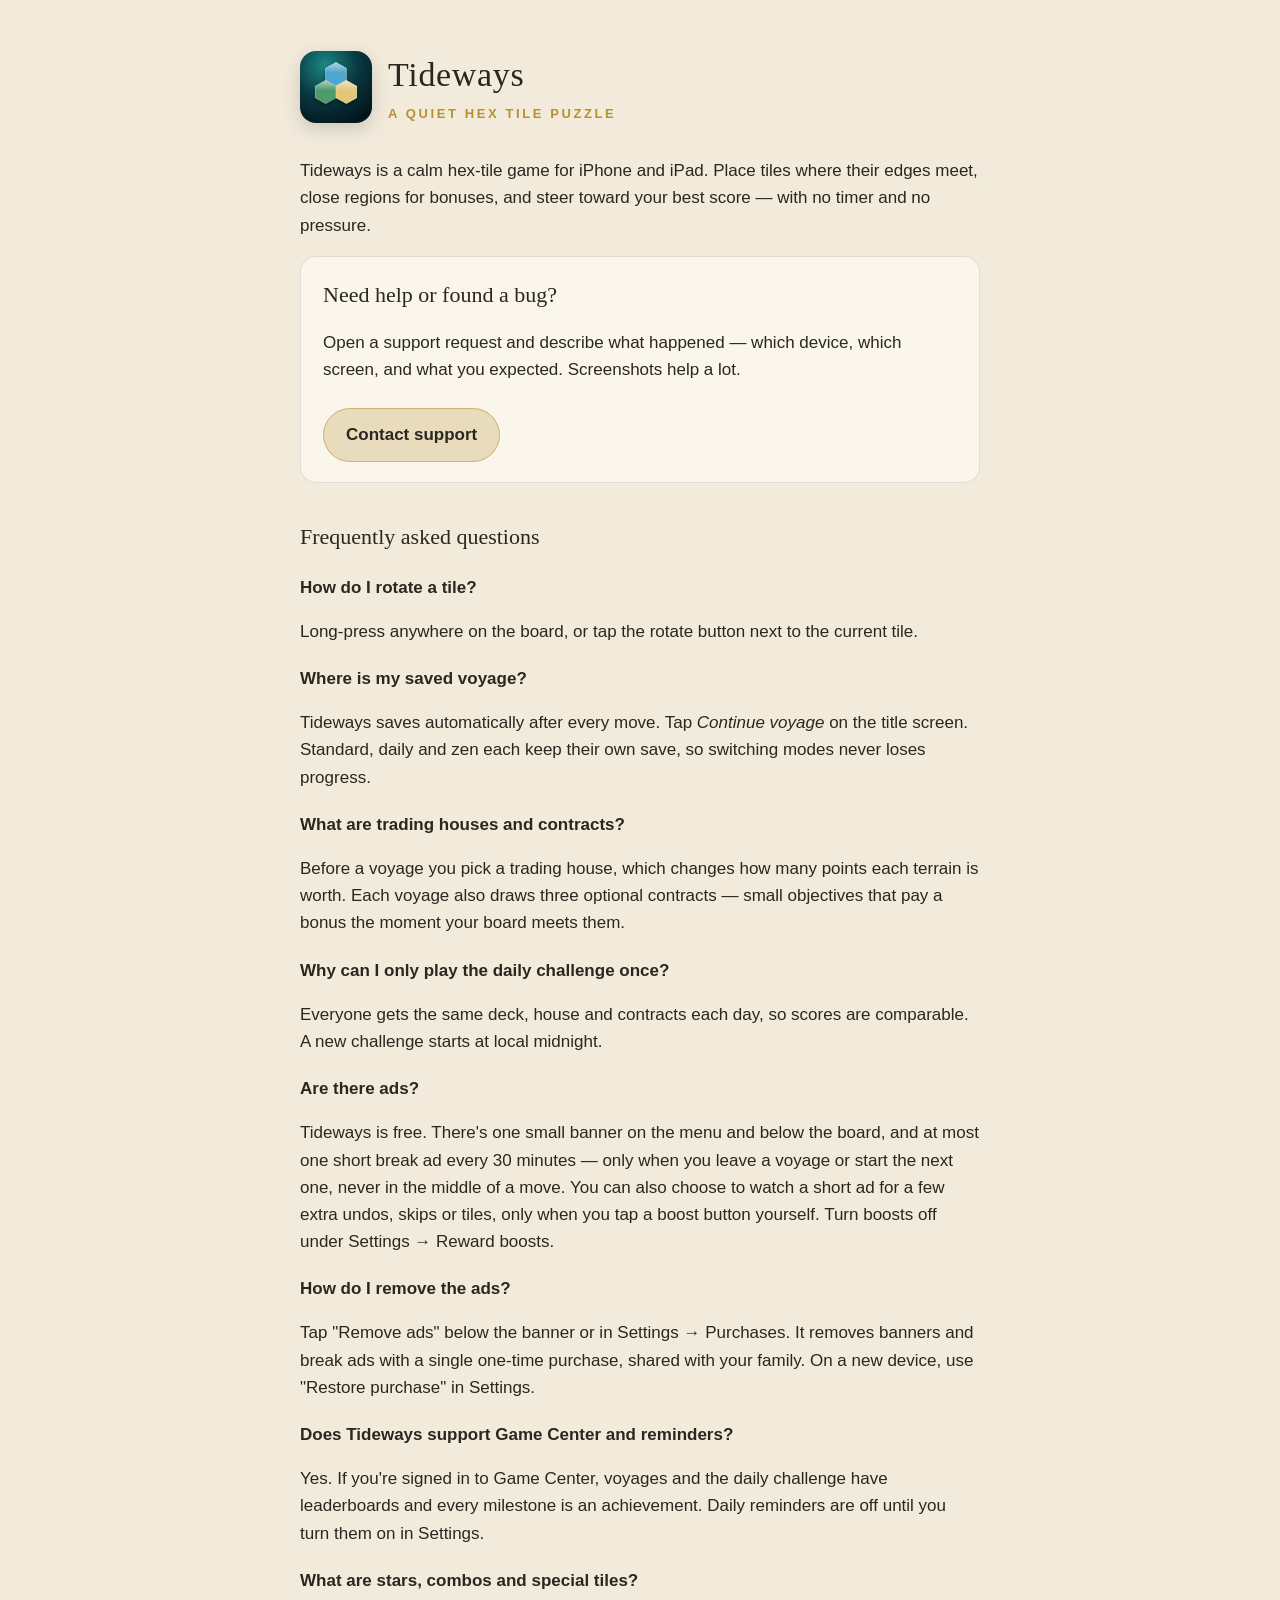
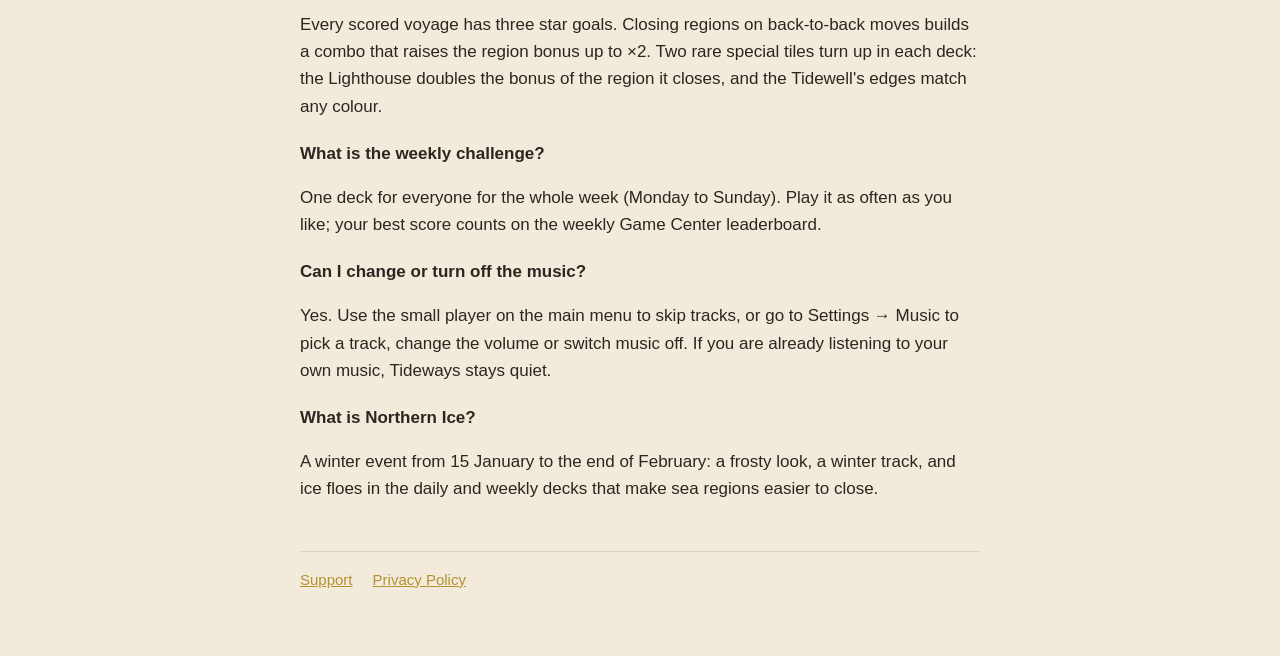
<file: index.html>
<!doctype html>
<html lang="en">
<head>
<meta charset="utf-8">
<meta name="viewport" content="width=device-width, initial-scale=1">
<title>Tideways – Support</title>
<link rel="icon" href="icon.png">
<link rel="stylesheet" href="style.css">
</head>
<body>
<main>
  <header>
    <img src="icon.png" alt="Tideways app icon">
    <div>
      <h1>Tideways</h1>
      <p class="tagline">A quiet hex tile puzzle</p>
    </div>
  </header>

  <p>Tideways is a calm hex-tile game for iPhone and iPad. Place tiles where
  their edges meet, close regions for bonuses, and steer toward your best
  score — with no timer and no pressure.</p>

  <div class="card">
    <h2 style="margin-top:0">Need help or found a bug?</h2>
    <p>Open a support request and describe what happened — which device,
    which screen, and what you expected. Screenshots help a lot.</p>
    <a class="button" href="https://github.com/Yves1gif/tideways-support/issues/new">Contact support</a>
  </div>

  <h2>Frequently asked questions</h2>

  <h3>How do I rotate a tile?</h3>
  <p>Long-press anywhere on the board, or tap the rotate button next to the
  current tile.</p>

  <h3>Where is my saved voyage?</h3>
  <p>Tideways saves automatically after every move. Tap <em>Continue
  voyage</em> on the title screen. Standard, daily and zen each keep their
  own save, so switching modes never loses progress.</p>

  <h3>What are trading houses and contracts?</h3>
  <p>Before a voyage you pick a trading house, which changes how many points
  each terrain is worth. Each voyage also draws three optional contracts —
  small objectives that pay a bonus the moment your board meets them.</p>

  <h3>Why can I only play the daily challenge once?</h3>
  <p>Everyone gets the same deck, house and contracts each day, so scores
  are comparable. A new challenge starts at local midnight.</p>

  <h3>Are there ads?</h3>
  <p>Tideways is free. There's one small banner on the menu and below the
  board, and at most one short break ad every 30 minutes — only when you
  leave a voyage or start the next one, never in the middle of a move. You can also choose to watch a short ad for a few
  extra undos, skips or tiles, only when you tap a boost button yourself.
  Turn boosts off under Settings → Reward boosts.</p>

  <h3>How do I remove the ads?</h3>
  <p>Tap "Remove ads" below the banner or in Settings → Purchases. It removes
  banners and break ads with a single one-time purchase, shared with your family. On a new device, use
  "Restore purchase" in Settings.</p>

  <h3>Does Tideways support Game Center and reminders?</h3>
  <p>Yes. If you're signed in to Game Center, voyages and the daily challenge
  have leaderboards and every milestone is an achievement. Daily reminders
  are off until you turn them on in Settings.</p>

  <h3>What are stars, combos and special tiles?</h3>
  <p>Every scored voyage has three star goals. Closing regions on back-to-back
  moves builds a combo that raises the region bonus up to ×2. Two rare special
  tiles turn up in each deck: the Lighthouse doubles the bonus of the region it
  closes, and the Tidewell's edges match any colour.</p>

  <h3>What is the weekly challenge?</h3>
  <p>One deck for everyone for the whole week (Monday to Sunday). Play it as
  often as you like; your best score counts on the weekly Game Center
  leaderboard.</p>

  <h3>Can I change or turn off the music?</h3>
  <p>Yes. Use the small player on the main menu to skip tracks, or go to
  Settings → Music to pick a track, change the volume or switch music off.
  If you are already listening to your own music, Tideways stays quiet.</p>

  <h3>What is Northern Ice?</h3>
  <p>A winter event from 15 January to the end of February: a frosty look, a
  winter track, and ice floes in the daily and weekly decks that make sea
  regions easier to close.</p>

  <footer>
    <a href="index.html">Support</a>
    <a href="privacy.html">Privacy Policy</a>
  </footer>
</main>
</body>
</html>
</file>
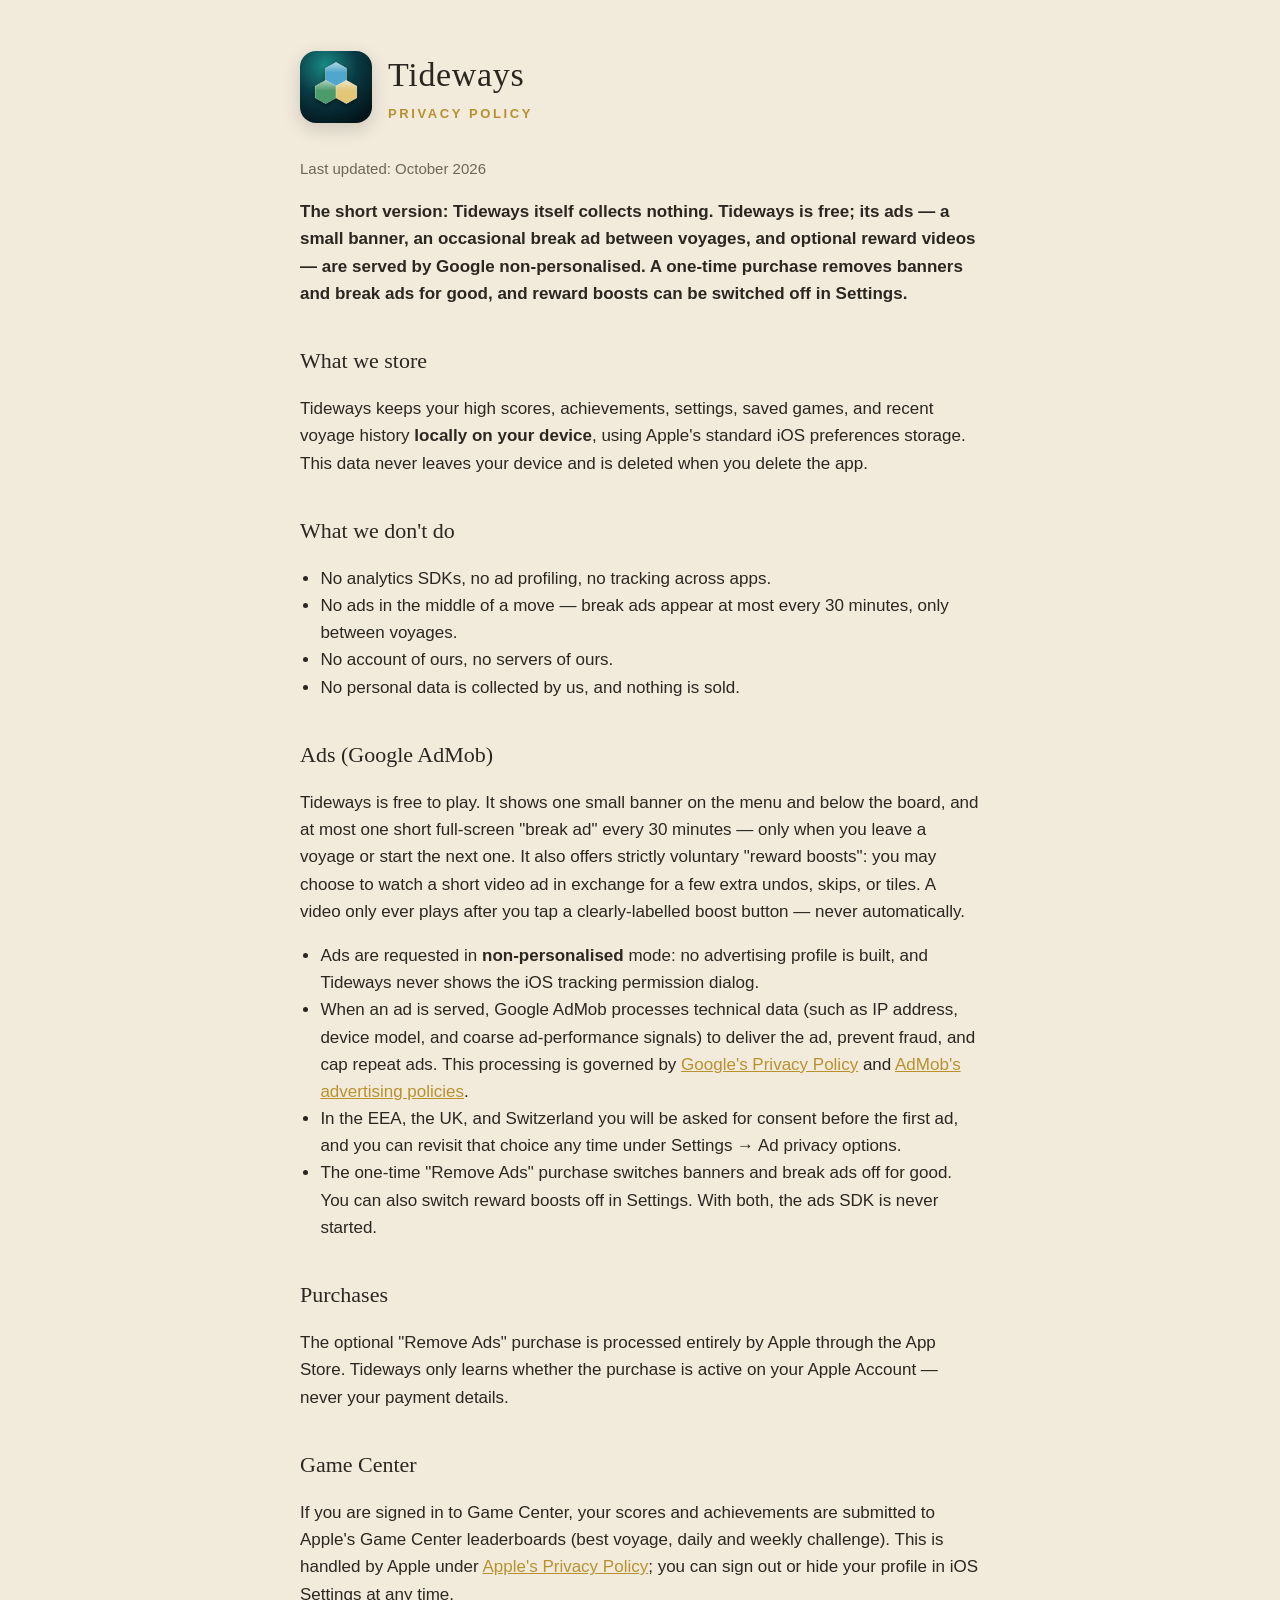
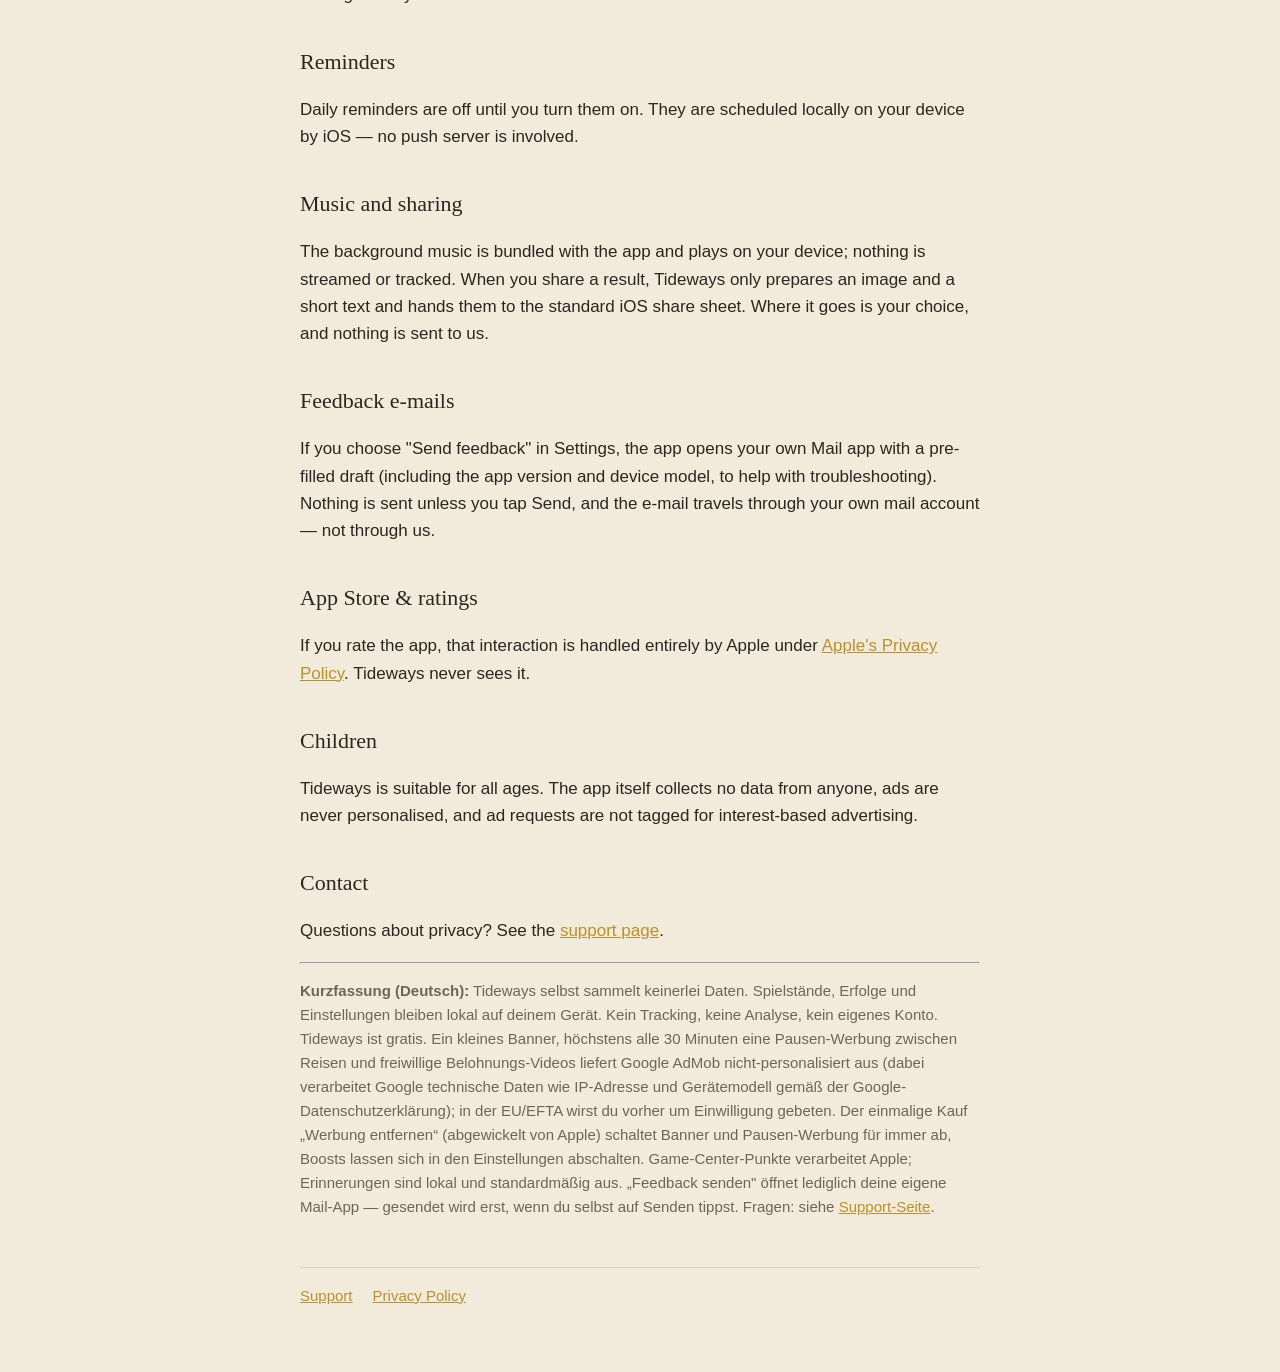
<file: privacy.html>
<!doctype html>
<html lang="en">
<head>
<meta charset="utf-8">
<meta name="viewport" content="width=device-width, initial-scale=1">
<title>Tideways – Privacy Policy</title>
<link rel="icon" href="icon.png">
<link rel="stylesheet" href="style.css">
</head>
<body>
<main>
  <header>
    <img src="icon.png" alt="Tideways app icon">
    <div>
      <h1>Tideways</h1>
      <p class="tagline">Privacy Policy</p>
    </div>
  </header>
<p class="muted">Last updated: October 2026</p>

  <p><strong>The short version: Tideways itself collects nothing. Tideways is free; its ads — a small banner, an occasional break ad between voyages, and optional reward videos — are served by Google non-personalised. A one-time purchase removes banners and break ads for good, and reward boosts can be switched off in Settings.</strong></p>

  <h2>What we store</h2>
  <p>Tideways keeps your high scores, achievements, settings, saved games, and
  recent voyage history <strong>locally on your device</strong>, using Apple's
  standard iOS preferences storage. This data never leaves your device and is
  deleted when you delete the app.</p>

  <h2>What we don't do</h2>
  <ul>
    <li>No analytics SDKs, no ad profiling, no tracking across apps.</li>
    <li>No ads in the middle of a move — break ads appear at most every 30 minutes, only between voyages.</li>
    <li>No account of ours, no servers of ours.</li>
    <li>No personal data is collected by us, and nothing is sold.</li>
  </ul>

  <h2>Ads (Google AdMob)</h2>
  <p>Tideways is free to play. It shows one small banner on the menu and
  below the board, and at most one short full-screen "break ad" every 30
  minutes — only when you leave a voyage or start the next one. It also
  offers strictly voluntary "reward boosts": you may choose to watch a short
  video ad in exchange for a few extra undos, skips, or tiles. A video only
  ever plays after you tap a clearly-labelled boost button — never
  automatically.</p>
  <ul>
    <li>Ads are requested in <strong>non-personalised</strong> mode: no
    advertising profile is built, and Tideways never shows the iOS tracking
    permission dialog.</li>
    <li>When an ad is served, Google AdMob processes technical data (such as
    IP address, device model, and coarse ad-performance signals) to deliver
    the ad, prevent fraud, and cap repeat ads. This processing is governed by
    <a href="https://policies.google.com/privacy">Google's Privacy Policy</a>
    and <a href="https://support.google.com/admob/answer/6128543">AdMob's
    advertising policies</a>.</li>
    <li>In the EEA, the UK, and Switzerland you will be asked for consent
    before the first ad, and you can revisit that choice any time under
    Settings → Ad privacy options.</li>
    <li>The one-time "Remove Ads" purchase switches banners and break ads off for good.
    You can also switch reward boosts off in Settings. With both, the ads SDK
    is never started.</li>
  </ul>

  <h2>Purchases</h2>
  <p>The optional "Remove Ads" purchase is processed entirely by Apple through
  the App Store. Tideways only learns whether the purchase is active on your
  Apple Account — never your payment details.</p>

  <h2>Game Center</h2>
  <p>If you are signed in to Game Center, your scores and achievements are
  submitted to Apple's Game Center leaderboards (best voyage, daily and weekly challenge). This is handled by Apple
  under <a href="https://www.apple.com/legal/privacy/">Apple's Privacy
  Policy</a>; you can sign out or hide your profile in iOS Settings at any
  time.</p>

  <h2>Reminders</h2>
  <p>Daily reminders are off until you turn them on. They are scheduled
  locally on your device by iOS — no push server is involved.</p>

  <h2>Music and sharing</h2>
  <p>The background music is bundled with the app and plays on your device;
  nothing is streamed or tracked. When you share a result, Tideways only
  prepares an image and a short text and hands them to the standard iOS share
  sheet. Where it goes is your choice, and nothing is sent to us.</p>

  <h2>Feedback e-mails</h2>
  <p>If you choose "Send feedback" in Settings, the app opens your own Mail
  app with a pre-filled draft (including the app version and device model, to
  help with troubleshooting). Nothing is sent unless you tap Send, and the
  e-mail travels through your own mail account — not through us.</p>

  <h2>App Store &amp; ratings</h2>
  <p>If you rate the app, that interaction is handled entirely by Apple under
  <a href="https://www.apple.com/legal/privacy/">Apple's Privacy Policy</a>.
  Tideways never sees it.</p>

  <h2>Children</h2>
  <p>Tideways is suitable for all ages. The app itself collects no data from
  anyone, ads are never personalised, and ad requests are not tagged for
  interest-based advertising.</p>

  <h2>Contact</h2>
  <p>Questions about privacy? See the <a href="index.html">support page</a>.</p>

  <hr>
  <p class="muted" lang="de"><strong>Kurzfassung (Deutsch):</strong> Tideways selbst sammelt
  keinerlei Daten. Spielstände, Erfolge und Einstellungen bleiben lokal auf
  deinem Gerät. Kein Tracking, keine Analyse, kein eigenes Konto. Tideways ist gratis. Ein kleines
  Banner, höchstens alle 30 Minuten eine Pausen-Werbung zwischen Reisen und
  freiwillige Belohnungs-Videos liefert Google AdMob
  nicht-personalisiert aus (dabei verarbeitet
  Google technische Daten wie IP-Adresse und Gerätemodell gemäß der
  Google-Datenschutzerklärung); in der EU/EFTA wirst du vorher um Einwilligung
  gebeten. Der einmalige Kauf „Werbung entfernen“ (abgewickelt von Apple)
  schaltet Banner und Pausen-Werbung für immer ab, Boosts lassen sich in den Einstellungen
  abschalten. Game-Center-Punkte verarbeitet Apple; Erinnerungen sind lokal
  und standardmäßig aus.
  „Feedback senden" öffnet lediglich deine eigene Mail-App — gesendet wird
  erst, wenn du selbst auf Senden tippst. Fragen: siehe <a href="index.html">Support-Seite</a>.</p>
  <footer>
    <a href="index.html">Support</a>
    <a href="privacy.html">Privacy Policy</a>
  </footer>
</main>
</body>
</html>
</file>
<file: style.css>
:root {
  --paper: #F2EBDC;
  --card: #FAF6EC;
  --ink: #2B2620;
  --muted: #6E655A;
  --gold: #B8912F;
  --line: rgba(43, 38, 32, 0.12);
}

* { box-sizing: border-box; }

body {
  margin: 0;
  min-height: 100vh;
  background: var(--paper);
  color: var(--ink);
  font: 17px/1.6 -apple-system, BlinkMacSystemFont, "Segoe UI", Helvetica, Arial, sans-serif;
}

main {
  max-width: 720px;
  margin: 0 auto;
  padding: 48px 20px 64px;
}

header {
  display: flex;
  align-items: center;
  gap: 16px;
  margin-bottom: 32px;
}

header img {
  width: 72px;
  height: 72px;
  border-radius: 16px;
  box-shadow: 0 6px 18px rgba(43, 38, 32, 0.18);
}

h1 {
  margin: 0;
  font-family: Georgia, "Times New Roman", serif;
  font-weight: 500;
  font-size: 34px;
  letter-spacing: 0.02em;
}

.tagline {
  margin: 2px 0 0;
  color: var(--gold);
  font-size: 13px;
  font-weight: 700;
  letter-spacing: 0.2em;
  text-transform: uppercase;
}

h2 {
  margin: 36px 0 8px;
  font-family: Georgia, "Times New Roman", serif;
  font-weight: 500;
  font-size: 22px;
}

h3 {
  margin: 20px 0 4px;
  font-size: 17px;
}

p, li { color: var(--ink); }
.muted { color: var(--muted); font-size: 15px; }

a { color: var(--gold); }

.card {
  background: var(--card);
  border: 1px solid var(--line);
  border-radius: 16px;
  padding: 20px 22px;
  margin: 16px 0;
}

.button {
  display: inline-block;
  margin-top: 8px;
  padding: 12px 22px;
  border-radius: 999px;
  background: rgba(184, 145, 47, 0.25);
  border: 1px solid rgba(184, 145, 47, 0.55);
  color: var(--ink);
  font-weight: 600;
  text-decoration: none;
}

ul { padding-left: 1.2em; }

footer {
  margin-top: 48px;
  padding-top: 16px;
  border-top: 1px solid var(--line);
  display: flex;
  gap: 20px;
  font-size: 15px;
}
</file>
